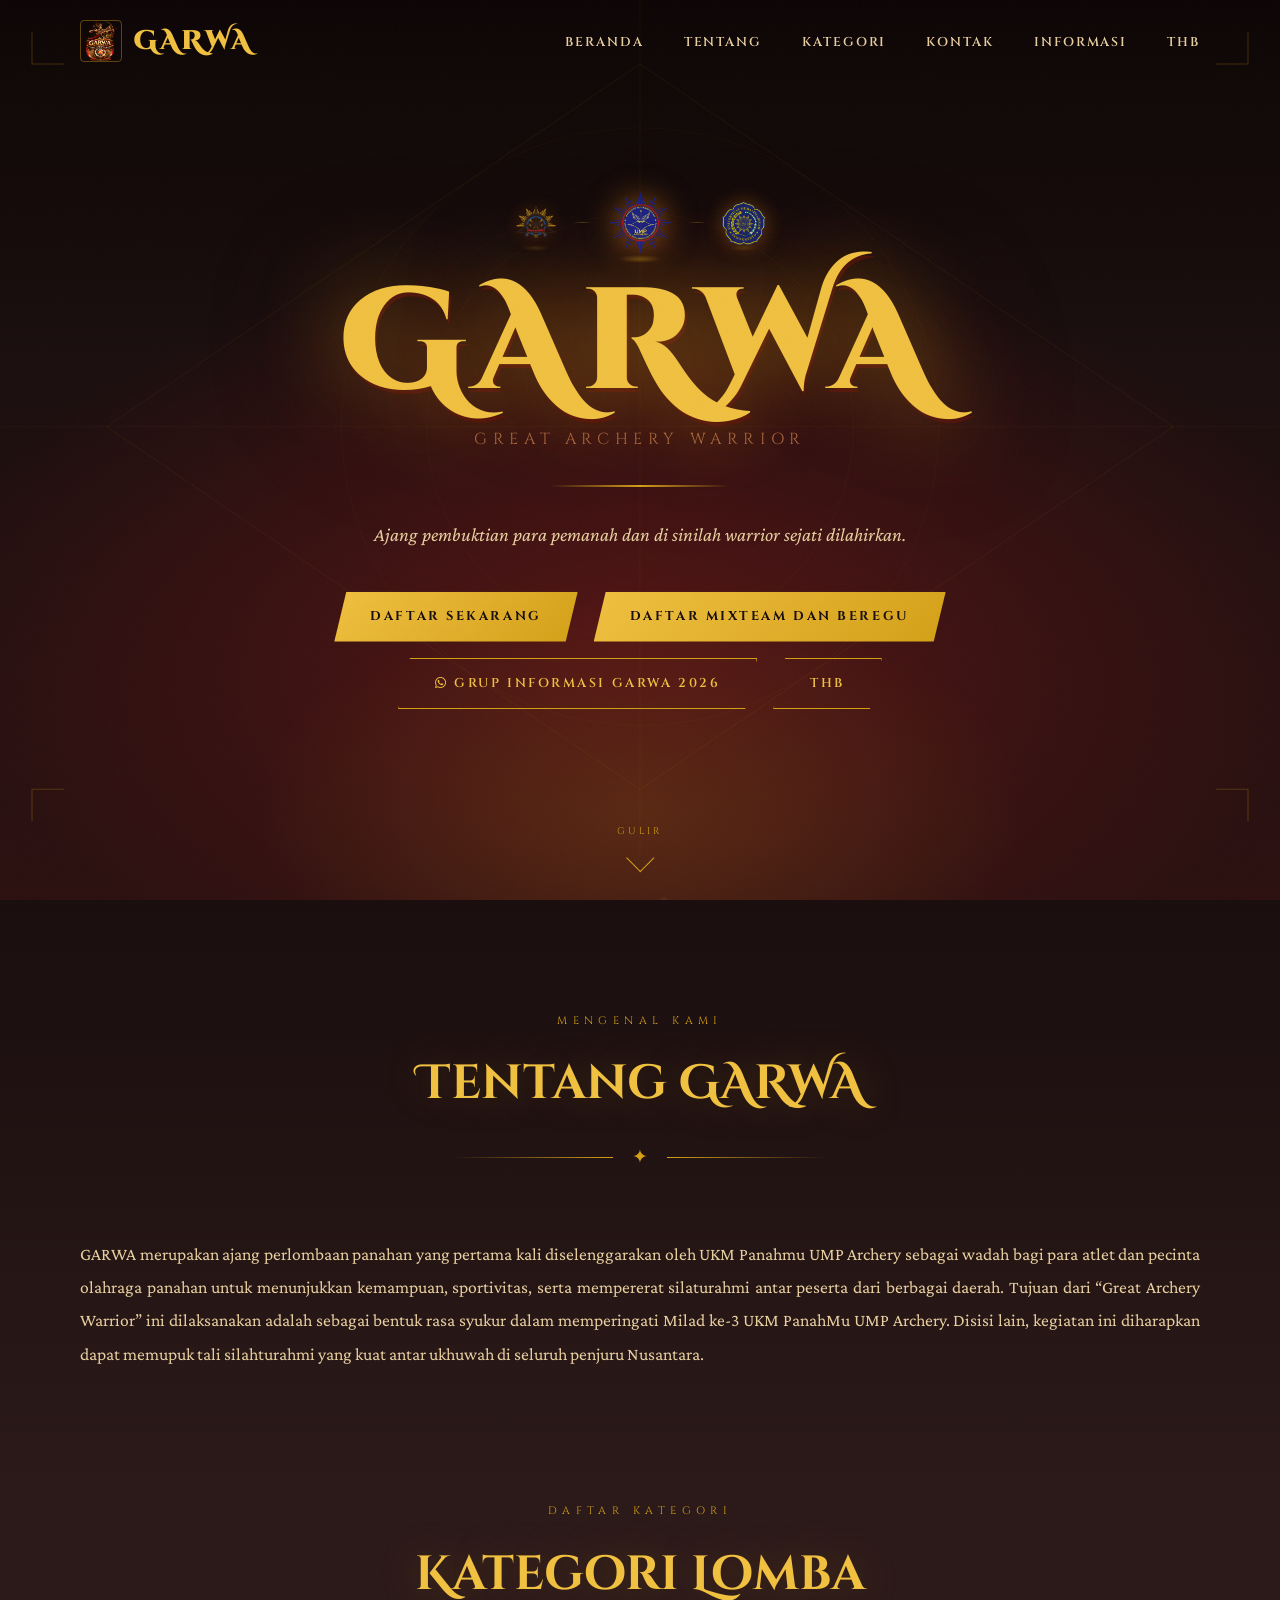
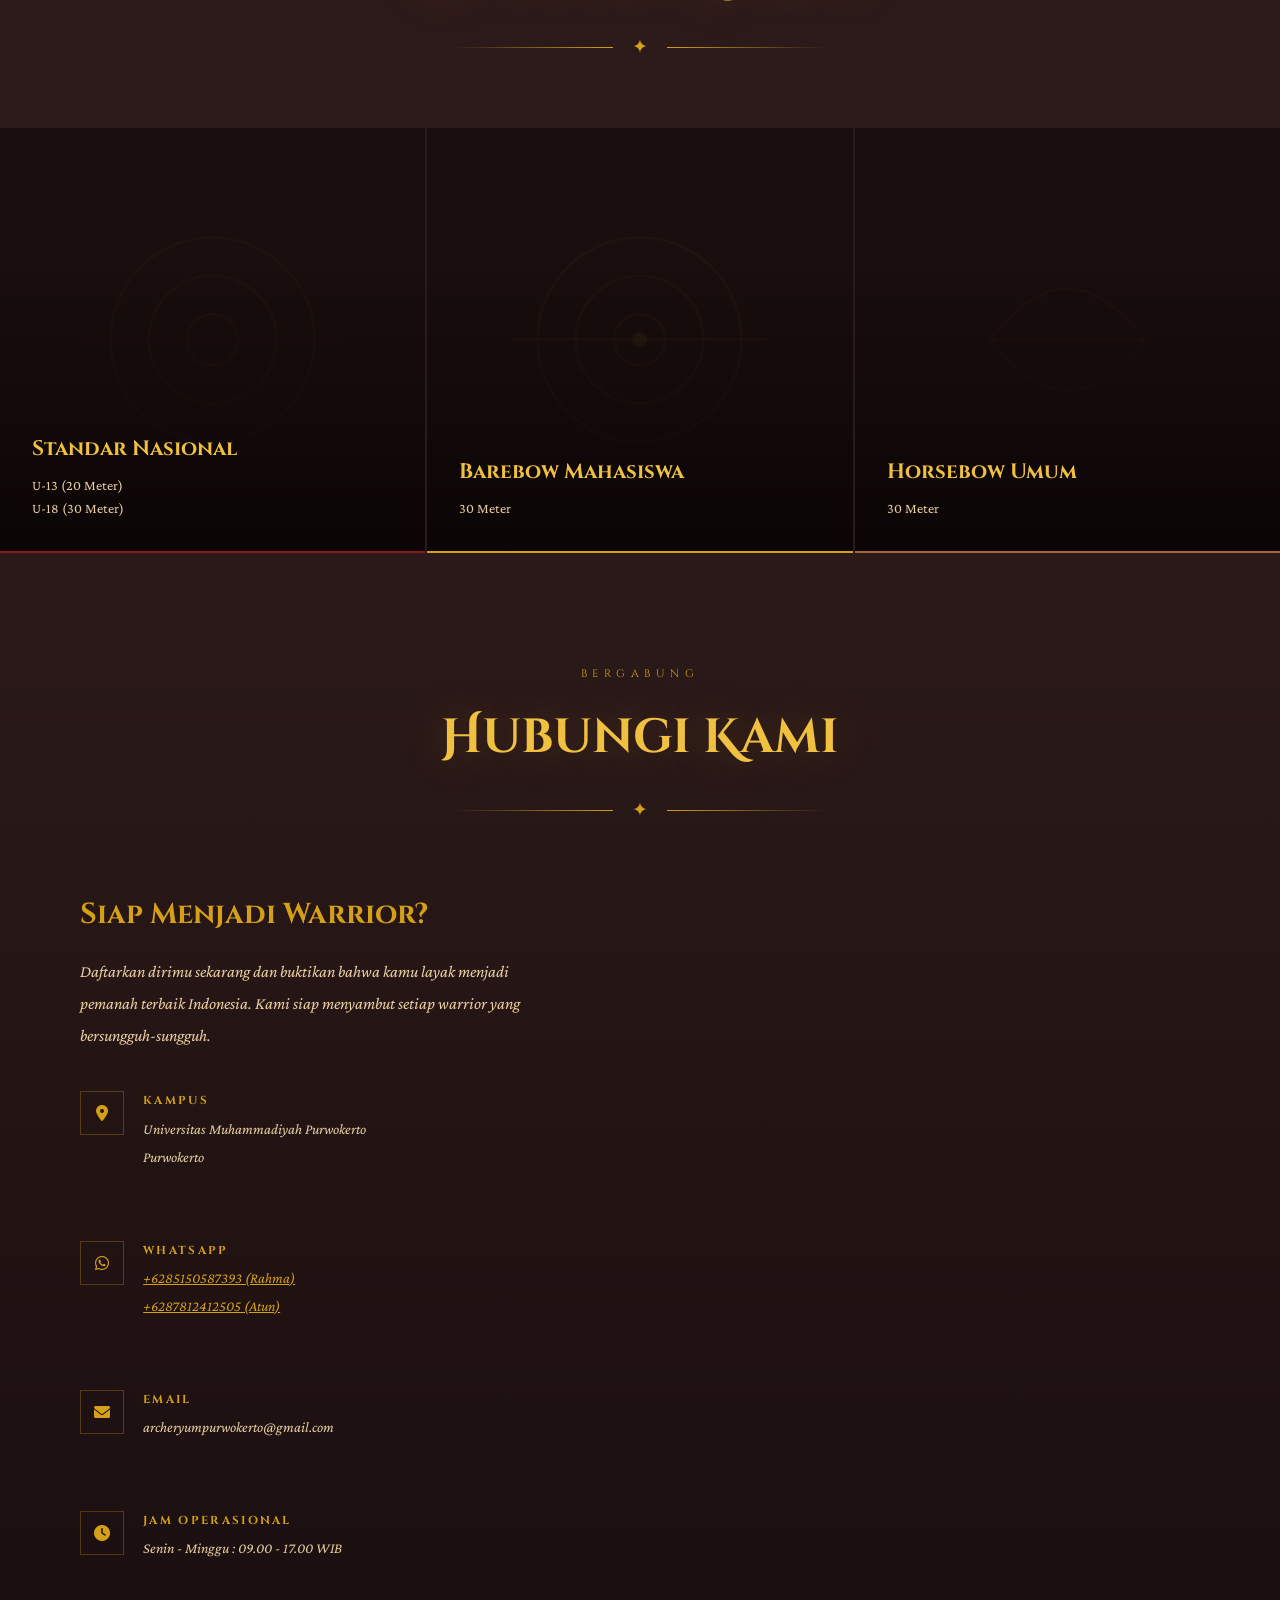
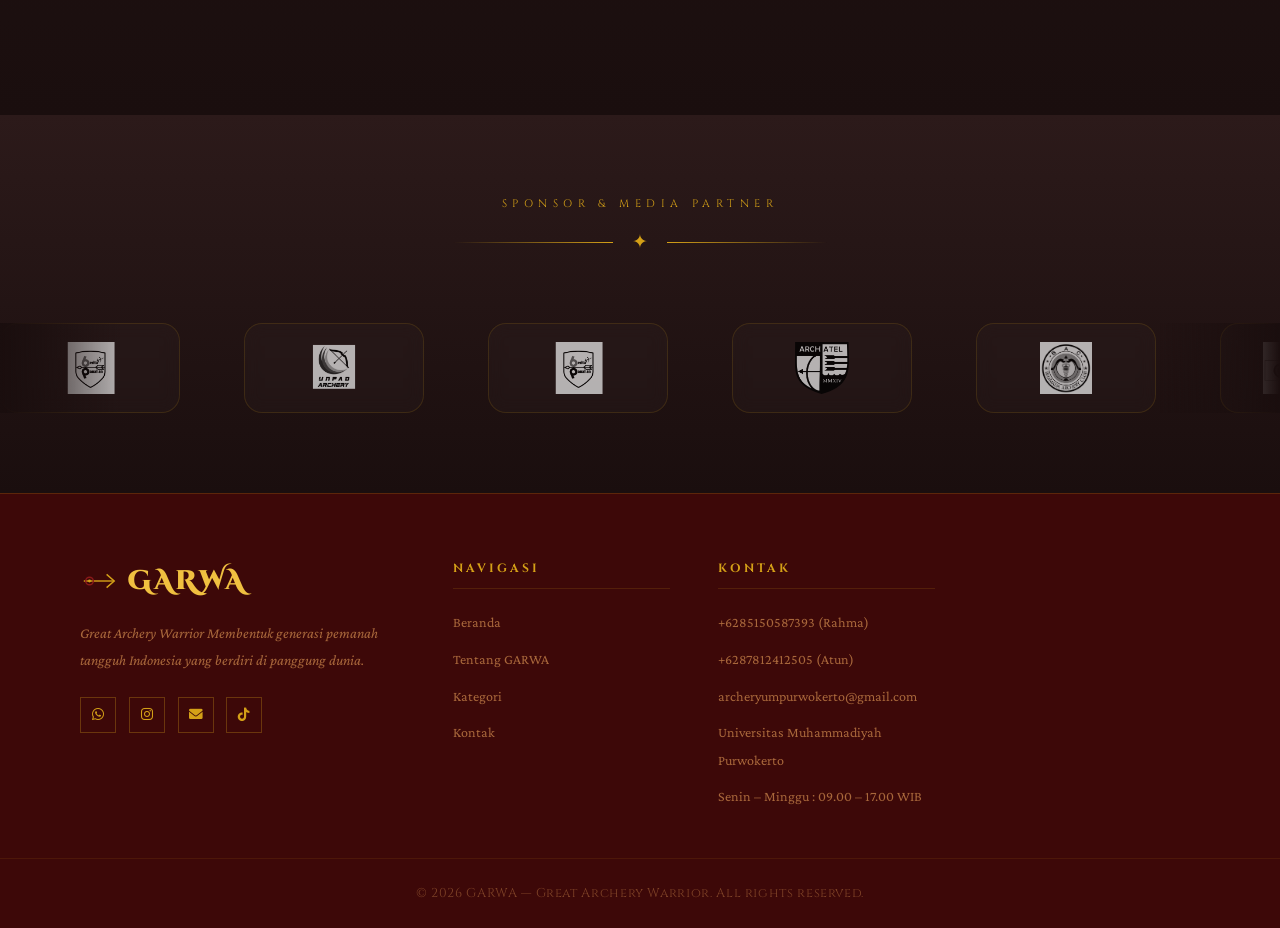
<file: index.html>
<!doctype html>
<html lang="id">
  <head>
    <meta charset="UTF-8" />
    <meta name="viewport" content="width=device-width, initial-scale=1.0" />
    <title>GARWA — Great Archery Warrior</title>
    <link rel="icon" type="image/png" href="images/favicon.png">
    <link href="https://fonts.googleapis.com/css2?family=Cinzel+Decorative:wght@700;900&family=Cinzel:wght@400;600;700&family=Crimson+Pro:ital,wght@0,300;0,400;0,600;1,300;1,400&display=swap" rel="stylesheet" />
    <link href="https://cdnjs.cloudflare.com/ajax/libs/font-awesome/6.0.0/css/all.min.css" rel="stylesheet" />
    <link rel="stylesheet" href="garwa.css" />
    <style>
      /* ── HERO LOGOS FLOATING (3 logos, compact) ── */
      .hero-logos {
        display: flex;
        align-items: center;
        justify-content: center;
        gap: 1rem;
        margin: 0 auto 1.6rem;
        opacity: 0;
        animation: fadeUp 1s ease 0.1s forwards;
      }

      .hero-logo-item {
        position: relative;
        display: flex;
        align-items: center;
        justify-content: center;
      }

      /* Center logo */
      .hero-logo-item.center {
        animation: floatCenter 5s ease-in-out infinite;
      }
      .hero-logo-item.center img,
      .hero-logo-item.center .logo-fallback {
        width: 64px;
        height: 64px;
        filter: drop-shadow(0 0 16px rgba(212,160,23,0.6)) drop-shadow(0 4px 12px rgba(139,26,26,0.45));
      }

      /* Side logos */
      .hero-logo-item.side-left {
        animation: floatLeft 5s ease-in-out 0.6s infinite;
        opacity: 0.75;
      }
      .hero-logo-item.side-right {
        animation: floatRight 5s ease-in-out 1.2s infinite;
        opacity: 0.75;
      }
      .hero-logo-item.side-left img,
      .hero-logo-item.side-right img,
      .hero-logo-item.side-left .logo-fallback,
      .hero-logo-item.side-right .logo-fallback {
        width: 44px;
        height: 44px;
        filter: drop-shadow(0 0 10px rgba(212,160,23,0.4)) drop-shadow(0 3px 8px rgba(139,26,26,0.3));
      }

      .hero-logo-item img {
        object-fit: contain;
        display: block;
        border: none;
        background: transparent;
      }

      .logo-fallback {
        display: flex;
        align-items: center;
        justify-content: center;
        font-family: "Cinzel", serif;
        font-size: 0.4rem;
        letter-spacing: 0.12em;
        color: rgba(212,160,23,0.5);
        background: rgba(212,160,23,0.06);
        border-radius: 50%;
      }

      /* Glow beneath center */
      .hero-logo-item.center::after {
        content: "";
        position: absolute;
        bottom: -8px;
        left: 50%;
        transform: translateX(-50%);
        width: 44px;
        height: 8px;
        background: radial-gradient(ellipse, rgba(212,160,23,0.35) 0%, transparent 70%);
        pointer-events: none;
      }

      /* Glow beneath sides */
      .hero-logo-item.side-left::after,
      .hero-logo-item.side-right::after {
        content: "";
        position: absolute;
        bottom: -6px;
        left: 50%;
        transform: translateX(-50%);
        width: 28px;
        height: 6px;
        background: radial-gradient(ellipse, rgba(212,160,23,0.22) 0%, transparent 70%);
        pointer-events: none;
      }

      /* Connector */
      .logo-connector {
        width: 18px;
        height: 1px;
        background: linear-gradient(90deg, transparent, rgba(212,160,23,0.3), transparent);
        flex-shrink: 0;
        align-self: center;
      }

      @keyframes floatCenter {
        0%, 100% { transform: translateY(0px); }
        50%       { transform: translateY(-10px); }
      }
      @keyframes floatLeft {
        0%, 100% { transform: translateY(0px) rotate(-3deg); }
        50%       { transform: translateY(-7px) rotate(-3deg); }
      }
      @keyframes floatRight {
        0%, 100% { transform: translateY(0px) rotate(3deg); }
        50%       { transform: translateY(-7px) rotate(3deg); }
      }

      /* ── GENERAL POLISH ── */
      .hero-content { max-width: 780px; }
      .about-visual .about-frame { border-color: rgba(212,160,23,0.2); }
      .cat-content p { line-height: 1.6; font-size: 0.88rem; }
      .contact-items { gap: 1.8rem; }
      .nav-inner { transition: padding 0.3s ease; }
      .navbar.scrolled .nav-inner { padding-top: 0.7rem; padding-bottom: 0.7rem; }
      .footer-brand .logo { gap: 10px; }
      .stat-item { transition: background 0.3s; }
      .stat-item:hover { background: rgba(212,160,23,0.1); }
      .hero-desc { max-width: 540px; }
    </style>
  </head>
  <body>

    <!-- ── NAVBAR ── -->
    <nav class="navbar" id="navbar">
      <div class="nav-inner">
        <a href="#home" class="logo">
          <div class="logo-img-wrap">
            <img src="images/garwa.png" alt="Logo GARWA" class="logo-img" id="logoImg"
              onerror="this.style.display='none';document.getElementById('logoPlaceholder').style.display='flex';" />
            <div class="logo-placeholder" id="logoPlaceholder" style="display:none"><span>LOGO</span></div>
          </div>
          GARWA
        </a>

        <ul class="nav-links" id="navLinks">
          <li><a href="#home"       onclick="closeNav()">Beranda</a></li>
          <li><a href="#about"      onclick="closeNav()">Tentang</a></li>
          <li><a href="#categories" onclick="closeNav()">Kategori</a></li>
          <li><a href="#contact"    onclick="closeNav()">Kontak</a></li>
          <li><a href="informasi.html" onclick="closeNav()">Informasi</a></li>
          <li><a href="thb.html"    onclick="closeNav()">THB</a></li>
        </ul>

        <div class="nav-overlay" id="navOverlay" onclick="closeNav()"></div>

        <div class="hamburger" id="hamburger" onclick="toggleNav()">
          <span></span><span></span><span></span>
        </div>
      </div>
    </nav>

    <!-- ── HERO ── -->
    <section id="home" class="hero">
      <div class="hero-bg"></div>
      <div class="embers" id="embers"></div>
      <svg class="hero-geo" viewBox="0 0 1200 800" preserveAspectRatio="xMidYMid slice" xmlns="http://www.w3.org/2000/svg">
        <line x1="0" y1="400" x2="1200" y2="400" stroke="rgba(212,160,23,0.05)" stroke-width="1"/>
        <line x1="600" y1="0" x2="600" y2="800" stroke="rgba(212,160,23,0.05)" stroke-width="1"/>
        <polygon points="600,60 1100,400 600,740 100,400" fill="none" stroke="rgba(212,160,23,0.06)" stroke-width="1"/>
        <polygon points="600,140 1020,400 600,660 180,400" fill="none" stroke="rgba(139,26,26,0.08)" stroke-width="1"/>
        <circle cx="600" cy="400" r="280" fill="none" stroke="rgba(212,160,23,0.04)" stroke-width="1"/>
        <circle cx="600" cy="400" r="200" fill="none" stroke="rgba(212,160,23,0.04)" stroke-width="1"/>
        <g stroke="rgba(212,160,23,0.25)" stroke-width="1" fill="none">
          <polyline points="30,30 30,60 60,60"/>
          <polyline points="1170,30 1170,60 1140,60"/>
          <polyline points="30,770 30,740 60,740"/>
          <polyline points="1170,770 1170,740 1140,740"/>
        </g>
      </svg>

      <div class="hero-content">

        <!-- 3 Floating Logos — no box, no border -->
        <div class="hero-logos">
          <!-- Left logo -->
          <div class="hero-logo-item side-left">
            <img src="images/panahmu.png" alt="GARWA"
              onerror="this.style.display='none';this.nextElementSibling.style.display='flex';" />
            <div class="logo-fallback" style="display:none;width:68px;height:68px;"><span>panahmu</span></div>
          </div>

          <div class="logo-connector"></div>

          <!-- Center logo — main -->
          <div class="hero-logo-item center">
            <img src="images/archery.png" alt="GARWA"
              onerror="this.style.display='none';this.nextElementSibling.style.display='flex';" />
            <div class="logo-fallback" style="display:none;width:110px;height:110px;"><span>archery</span></div>
          </div>

          <div class="logo-connector"></div>

          <!-- Right logo -->
          <div class="hero-logo-item side-right">
            <img src="images/ump.png" alt="GARWA"
              onerror="this.style.display='none';this.nextElementSibling.style.display='flex';" />
            <div class="logo-fallback" style="display:none;width:68px;height:68px;"><span>ump</span></div>
          </div>
        </div>

        <h1 class="hero-title">GARWA</h1>
        <p class="hero-tagline">Great Archery Warrior</p>
        <div class="hero-divider"></div>
        <p class="hero-desc">Ajang pembuktian para pemanah dan di sinilah warrior sejati dilahirkan.</p>
        <div class="hero-cta">
          <a href="https://bit.ly/PendaftaranPesertaGARWA2026" 
             class="btn-primary" target="_blank" rel="noopener noreferrer">DAFTAR SEKARANG</a>

          <a href="https://forms.gle/CzMABuizesPwWbWa6" 
             class="btn-primary" target="_blank" rel="noopener noreferrer">Daftar MIxteam dan Beregu</a>

          <a href="https://chat.whatsapp.com/DSuGLynG7dm1mLr4nXxuW8" 
             class="btn-secondary" target="_blank"> <i class="fab fa-whatsapp"></i> Grup Informasi garwa 2026</a>

          <a href="thb.html" class="btn-secondary">THB</a>
        </div>
      </div>

      <div class="scroll-indicator">
        <span>Gulir</span>
        <div class="scroll-arrow"></div>
      </div>
    </section>

<!-- ── ABOUT ── -->
<section id="about" class="about-section">
  <div class="section-inner">
    <span class="section-tag reveal">Mengenal Kami</span>
    <h2 class="section-title reveal">Tentang GARWA</h2>
    <div class="title-rule reveal">
      <span class="rule-ornament">✦</span>
    </div>

    <div class="about-text reveal">
      <p>
        GARWA merupakan ajang perlombaan panahan yang pertama kali
        diselenggarakan oleh UKM Panahmu UMP Archery sebagai wadah bagi
        para atlet dan pecinta olahraga panahan untuk menunjukkan
        kemampuan, sportivitas, serta mempererat silaturahmi antar peserta
        dari berbagai daerah.
        Tujuan dari “Great Archery Warrior” ini dilaksanakan adalah sebagai bentuk rasa
        syukur dalam memperingati Milad ke-3 UKM PanahMu UMP Archery. Disisi lain,
        kegiatan ini diharapkan dapat memupuk tali silahturahmi yang kuat antar ukhuwah di
        seluruh penjuru Nusantara.       
      </p>
    </div>
  </div>
</section>

    <!-- ── CATEGORIES ── -->
    <section id="categories" class="categories-section">
        <span class="section-tag reveal">Daftar Kategori</span>
        <h2 class="section-title reveal">Kategori Lomba</h2>
        <div class="title-rule reveal"><span class="rule-ornament">✦</span></div>
      </div>
      <div class="cat-grid">
        <div class="cat-card reveal" >
          <div class="cat-card-bg">
            <svg viewBox="0 0 100 100" fill="none">
              <circle cx="50" cy="50" r="40" stroke="rgba(212,160,23,0.4)" stroke-width="1"/>
              <circle cx="50" cy="50" r="25" stroke="rgba(212,160,23,0.4)" stroke-width="1"/>
              <circle cx="50" cy="50" r="10" stroke="rgba(212,160,23,0.4)" stroke-width="1"/>
              <line x1="0" y1="50" x2="100" y2="50" stroke="rgba(139,26,26,0.5)" stroke-width="1"/>
            </svg>
          </div>

          <div class="cat-overlay"></div>
          <div class="cat-content"><h3>Standar Nasional</h3><p>U-13 (20 Meter)</p><p>U-18 (30 Meter)</p></div>
        </div>
        <div class="cat-card reveal">
          <div class="cat-card-bg">
            <svg viewBox="0 0 100 100" fill="none">
              <circle cx="50" cy="50" r="40" stroke="rgba(240,192,64,0.4)" stroke-width="1"/>
              <circle cx="50" cy="50" r="25" stroke="rgba(240,192,64,0.4)" stroke-width="1"/>
              <circle cx="50" cy="50" r="10" stroke="rgba(240,192,64,0.4)" stroke-width="1"/>
              <line x1="0" y1="50" x2="100" y2="50" stroke="rgba(240,192,64,0.5)" stroke-width="1"/>
              <circle cx="50" cy="50" r="3" fill="rgba(240,192,64,0.8)"/>
            </svg>
          </div>

          <div class="cat-overlay"></div>
          <div class="cat-content"><h3>Barebow Mahasiswa</h3><p>30 Meter</p></div>
        </div>
        <div class="cat-card reveal">
          <div class="cat-card-bg">
            <svg viewBox="0 0 100 100" fill="none">
              <path d="M 20 50 Q 50 10 80 50 Q 50 90 20 50 Z" stroke="rgba(168,103,59,0.5)" stroke-width="1" fill="none"/>
              <line x1="20" y1="50" x2="80" y2="50" stroke="rgba(168,103,59,0.5)" stroke-width="1"/>
            </svg>
          </div>

          <div class="cat-overlay"></div>
          <div class="cat-content"><h3>Horsebow Umum</h3><p>30 Meter</p></div>
        </div>
    </section>

    <!-- ── CONTACT ── -->
    <section id="contact" class="contact-section">
      <div class="section-inner">
        <span class="section-tag reveal">Bergabung</span>
        <h2 class="section-title reveal">Hubungi Kami</h2>
        <div class="title-rule reveal"><span class="rule-ornament">✦</span></div>
        <div class="contact-grid">
          <div class="contact-lead reveal">
            <h3>Siap Menjadi Warrior?</h3>
            <p>Daftarkan dirimu sekarang dan buktikan bahwa kamu layak menjadi pemanah terbaik Indonesia. Kami siap menyambut setiap warrior yang bersungguh-sungguh.</p>
            <div class="contact-items">
              <div class="contact-item">
                <div class="contact-icon"><i class="fas fa-map-marker-alt"></i></div>
                <div><h4>Kampus</h4><p>Universitas Muhammadiyah Purwokerto<br/>Purwokerto</p></div>
              </div>
              <div class="contact-item">
                <div class="contact-icon"><i class="fab fa-whatsapp"></i></div>
                <div><h4>WhatsApp</h4><p><a href="https://wa.me/+6285150587393" style="color: var(--gold); text-decoration: underline;" target="_blank">+6285150587393 (Rahma)</a><br/><a href="https://wa.me/+6287812412505" style="color: var(--gold); text-decoration: underline;" target="_blank">+6287812412505 (Atun)</a></p></div>
              </div>
              <div class="contact-item">
                <div class="contact-icon"><i class="fas fa-envelope"></i></div>
                <div><h4>Email</h4><p><a href="mailto:archeryumpurwokerto@gmail.com">archeryumpurwokerto@gmail.com</a></p></div>
              </div>
              <div class="contact-item">
                <div class="contact-icon"><i class="fas fa-clock"></i></div>
                <div><h4>Jam Operasional</h4><p>Senin - Minggu : 09.00 - 17.00 WIB</p></div>
              </div>
            </div>
          </div>
        </div>
      </div>
    </section>

    <!-- ── SPONSORS ── -->
<section class="sponsor-section">
  <div class="sponsor-top">
    <span class="section-tag reveal">Sponsor & Media Partner</span>
    <div class="title-rule reveal">
      <span class="rule-ornament">✦</span>
    </div>
  </div>

  <div class="sponsor-marquee">
    <div class="sponsor-track">

      <!-- ITEM -->
      <div class="sponsor-item">
        <img src="images/beritapanahan.png" alt="Sponsor">
      </div>

      <div class="sponsor-item">
        <img src="images/unpad.png" alt="Sponsor">
      </div>

      <div class="sponsor-item">
        <img src="images/beritapanahan.png" alt="Sponsor">
      </div>

      <div class="sponsor-item">
        <img src="images/archatel.png" alt="Sponsor">
      </div>

      <div class="sponsor-item">
        <img src="images/bac.jpg" alt="Sponsor">
      </div>

      <!-- DUPLIKAT UNTUK LOOP -->
      <div class="sponsor-item">
        <img src="images/legium.jpg" alt="Sponsor">
      </div>

      <div class="sponsor-item">
        <img src="images/mac.jpg" alt="Sponsor">
      </div>

      <div class="sponsor-item">
        <img src="images/UGM.png" alt="Sponsor">
      </div>

      <div class="sponsor-item">
        <img src="images/sponsor.jpg" alt="Sponsor">
      </div>

    </div>
  </div>
</section>

    <!-- ── FOOTER ── -->
    <footer class="footer">
      <div class="footer-main">
        <div class="footer-brand">
          <a href="#home" class="logo" style="margin-bottom:1rem;display:inline-flex">
            <svg class="logo-icon" viewBox="0 0 40 40" fill="none">
              <line x1="4" y1="20" x2="36" y2="20" stroke="#D4A017" stroke-width="1.5"/>
              <polyline points="28,13 36,20 28,27" fill="none" stroke="#D4A017" stroke-width="1.5"/>
              <circle cx="10" cy="20" r="4" stroke="#8B1A1A" stroke-width="1.5" fill="none"/>
              <circle cx="10" cy="20" r="1.5" fill="#D4A017"/>
            </svg>
            GARWA
          </a>
          <p>Great Archery Warrior Membentuk generasi pemanah tangguh Indonesia yang berdiri di panggung dunia.</p>
          <div class="social-links">
            <a href="https://wa.me/+6285150587393" class="social-link" target="_blank"><i class="fab fa-whatsapp"></i></a>
            <a href="https://www.instagram.com/garwa_ump?igsh=MTllemI4eTBpeGRxcg==" class="social-link" target="_blank"><i class="fab fa-instagram"></i></a>
            <a href="mailto:archeryumpurwokerto@gmail.com" class="social-link"><i class="fas fa-envelope"></i></a>
            <a href="https://www.tiktok.com/@archery.ump?_r=1&_t=ZS-96Oq8tBC5lk" class="social-link" target="_blank"><i class="fab fa-tiktok"></i></a>
          </div>
        </div>
        <div class="footer-col">
          <h4>Navigasi</h4>
          <ul>
            <li><a href="#home">Beranda</a></li>
            <li><a href="#about">Tentang GARWA</a></li>
            <li><a href="#categories">Kategori</a></li>
            <li><a href="#contact">Kontak</a></li>
          </ul>
        </div>
        <div class="footer-col">
          <h4>Kontak</h4>
          <ul>
            <li><a href="https://wa.me/+6285150587393" target="_blank">+6285150587393 (Rahma)</a></li>
            <li><a href="https://wa.me/+6287812412505" target="_blank">+6287812412505 (Atun)</a></li>
            <li><a href="mailto:archeryumpurwokerto@gmail.com">archeryumpurwokerto@gmail.com</a></li>
            <li><a href="#">Universitas Muhammadiyah Purwokerto</a></li>
            <li><a href="#">Senin – Minggu : 09.00 – 17.00 WIB</a></li>
          </ul>
        </div>
      </div>
      <div class="footer-bottom">&copy; 2026 GARWA — Great Archery Warrior. All rights reserved.</div>
    </footer>

    <script src="garwa.js"></script>
  </body>  
</html>
</file>
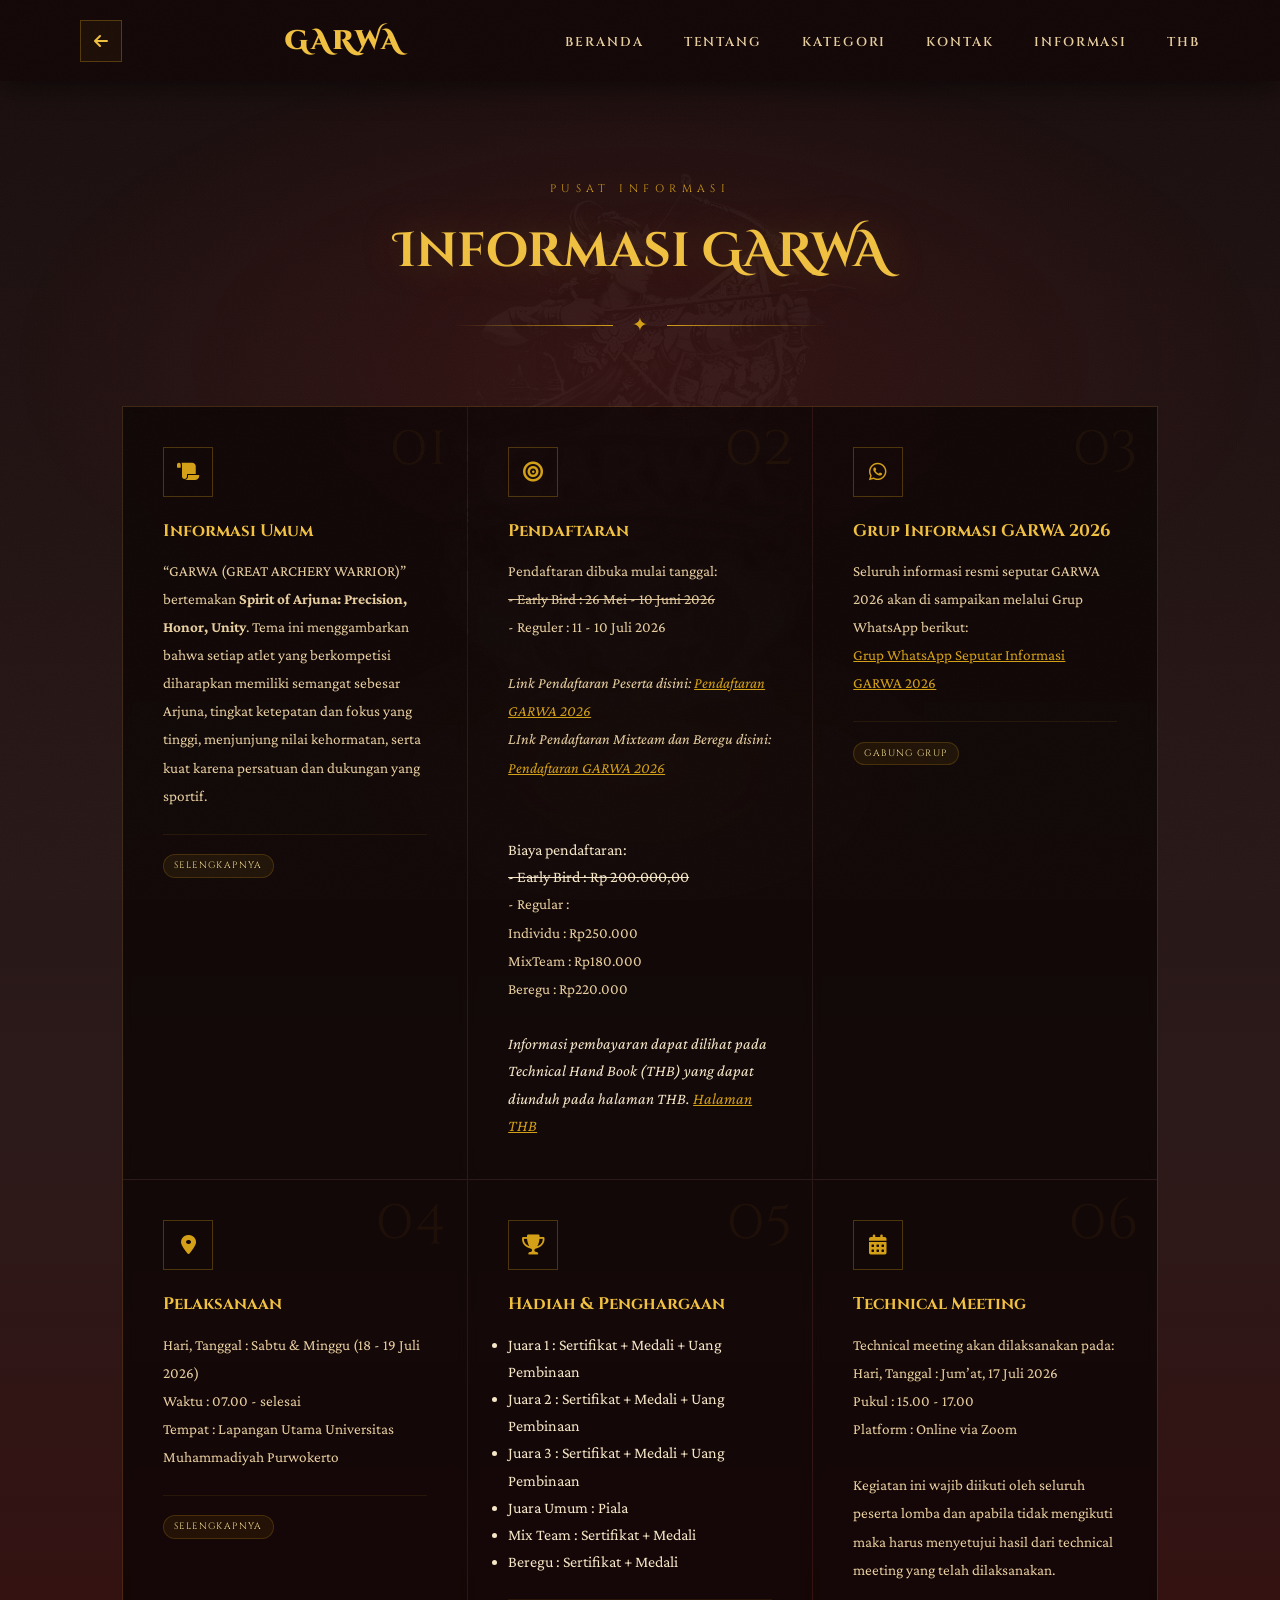
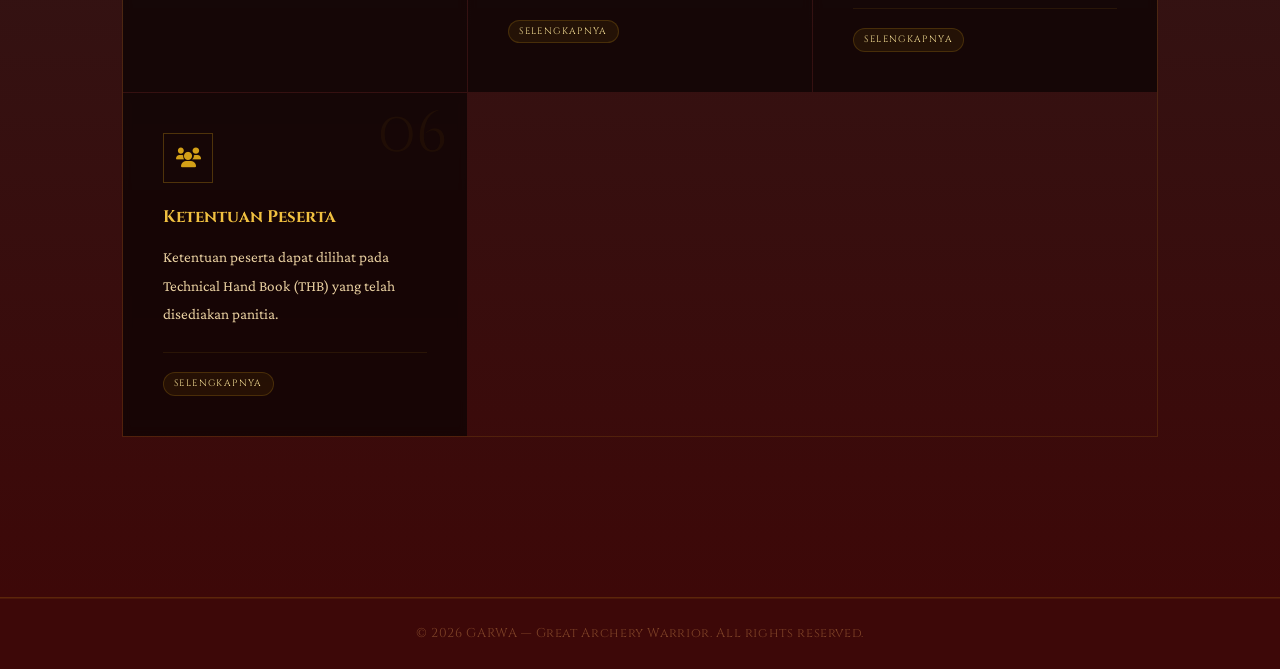
<file: informasi.html>
<!doctype html>
<html lang="id">
  <head>
    <meta charset="UTF-8" />
    <meta name="viewport" content="width=device-width, initial-scale=1.0" />
    <title>Informasi GARWA</title>
    <link rel="icon" type="image/png" href="images/favicon.png" />
    <link href="https://fonts.googleapis.com/css2?family=Cinzel+Decorative:wght@700;900&family=Cinzel:wght@400;600;700&family=Crimson+Pro:wght@300;400;600&display=swap" rel="stylesheet"/>
    <link href="https://cdnjs.cloudflare.com/ajax/libs/font-awesome/6.0.0/css/all.min.css" rel="stylesheet"/>
    <link rel="stylesheet" href="garwa.css" />

    <style>
      /* ── INFORMASI PAGE ── */
      .info-page {
        min-height: 100vh;
        padding-top: 100px;
        position: relative;
        overflow: hidden;
        background: linear-gradient(180deg, var(--ink) 0%, var(--ink-mid) 50%, var(--crimson-deep) 100%);
      }

      /* Background logo transparan */
      .info-bg-logo {
        position: fixed;
        inset: 0;
        display: flex;
        align-items: center;
        justify-content: center;
        pointer-events: none;
        z-index: 0;
      }
      .info-bg-logo img {
        width: min(75vw, 650px);
        height: min(75vw, 650px);
        object-fit: contain;
        opacity: 0.04;
        filter: grayscale(100%) brightness(3);
        user-select: none;
      }
      .info-bg-logo svg {
        width: min(75vw, 650px);
        height: min(75vw, 650px);
        opacity: 0.04;
      }
      .info-bg-glow {
        position: fixed;
        inset: 0;
        background:
          radial-gradient(ellipse 70% 50% at 50% 40%, rgba(139,26,26,0.2) 0%, transparent 70%),
          radial-gradient(ellipse 40% 30% at 50% 85%, rgba(212,160,23,0.08) 0%, transparent 60%);
        pointer-events: none;
        z-index: 0;
      }

      /* Inner wrapper */
      .info-inner {
        position: relative;
        z-index: 1;
        max-width: 1100px;
        margin: 0 auto;
        padding: 5rem 2rem 7rem;
      }

      /* Header */
      .info-header {
        text-align: center;
        margin-bottom: 4rem;
      }
      .info-header .section-tag {
        opacity: 0;
        transform: translateY(30px);
        animation: fadeUp 0.8s ease 0.1s forwards;
      }
      .info-header .section-title {
        opacity: 0;
        transform: translateY(30px);
        animation: fadeUp 0.8s ease 0.25s forwards;
      }
      .info-header .title-rule {
        opacity: 0;
        transform: translateY(30px);
        animation: fadeUp 0.8s ease 0.4s forwards;
        margin-bottom: 0;
      }

      /* Cards grid */
      .info-grid {
        display: grid;
        grid-template-columns: repeat(3, 1fr);
        gap: 1.5px;
        border: 1px solid rgba(212,160,23,0.15);
        margin-bottom: 3rem;
      }

      .info-card {
        background: rgba(10,4,4,0.72);
        padding: 2.5rem;
        position: relative;
        overflow: hidden;
        transition: all 0.4s ease;
        cursor: default;
        opacity: 0;
        transform: translateY(40px);
        animation: fadeUp 0.9s ease forwards;
        backdrop-filter: blur(4px);
      }
      .info-card:nth-child(1) { animation-delay: 0.55s; }
      .info-card:nth-child(2) { animation-delay: 0.7s;  }
      .info-card:nth-child(3) { animation-delay: 0.85s; }
      .info-card:nth-child(4) { animation-delay: 1.0s;  }
      .info-card:nth-child(5) { animation-delay: 1.15s; }
      .info-card:nth-child(6) { animation-delay: 1.3s;  }

      /* Top accent on hover */
      .info-card::before {
        content: '';
        position: absolute;
        top: 0; left: 0; right: 0;
        height: 3px;
        background: linear-gradient(90deg, var(--crimson), var(--gold), var(--crimson));
        transform: scaleX(0);
        transform-origin: left;
        transition: transform 0.4s ease;
      }
      .info-card:hover::before { transform: scaleX(1); }
      .info-card:hover {
        background: rgba(20,8,8,0.92);
        transform: translateY(-6px);
        box-shadow: 0 16px 40px rgba(212,160,23,0.15);
      }

      /* Decorative number */
      .info-card-num {
        font-family: 'Cinzel Decorative', serif;
        font-size: 3.5rem;
        color: rgba(212,160,23,0.06);
        position: absolute;
        top: 0.8rem; right: 1.2rem;
        line-height: 1;
        transition: color 0.4s;
        user-select: none;
      }
      .info-card:hover .info-card-num { color: rgba(212,160,23,0.12); }

      /* Icon */
      .info-icon {
        width: 50px; height: 50px;
        border: 1px solid rgba(212,160,23,0.3);
        display: flex; align-items: center; justify-content: center;
        color: var(--gold);
        font-size: 1.25rem;
        margin-bottom: 1.5rem;
        animation: floatIcon 3s ease-in-out infinite;
        flex-shrink: 0;
      }

      .info-card h3 {
        font-family: 'Cinzel', serif;
        font-size: 1.05rem;
        font-weight: 700;
        color: var(--gold-light);
        margin-bottom: 0.9rem;
        line-height: 1.3;
      }

      .info-card p {
        font-size: 0.95rem;
        color: var(--parchment-dark);
        line-height: 1.85;
      }

      /* Divider line between description and optional badge/link */
      .info-card-footer {
        margin-top: 1.5rem;
        padding-top: 1.2rem;
        border-top: 1px solid rgba(212,160,23,0.1);
        display: flex;
        align-items: center;
        gap: 0.5rem;
        flex-wrap: wrap;
      }
    .info-badge {
        display: inline-block;
        font-family: 'Cinzel', serif;
        font-size: 0.58rem;
        letter-spacing: 0.15em;
        text-transform: uppercase;
        color: var(--gold-pale);
        background: rgba(212,160,23,0.08);
        border: 1px solid rgba(212,160,23,0.2);
        padding: 3px 10px;
        text-decoration: none;
        border-radius: 999px;
        transition: all 0.3s ease;
    }

    .info-badge:hover {
        background: rgba(212,160,23,0.18);
        border-color: rgba(212,160,23,0.4);
    }

      

      /* Wide card (spans full row) */
      .info-card.wide {
        grid-column: 1 / -1;
        display: grid;
        grid-template-columns: 60px 1fr;
        gap: 0 1.5rem;
        align-items: start;
      }
      .info-card.wide .info-icon { margin-bottom: 0; }

      /* Responsive */
      @media (max-width: 900px) {
        .info-grid { grid-template-columns: 1fr 1fr; }
        .info-card.wide { grid-template-columns: 1fr; }
        .info-card.wide .info-icon { margin-bottom: 1.2rem; }
      }
      @media (max-width: 600px) {
        .info-grid { grid-template-columns: 1fr; }
        .info-card.wide { grid-column: auto; }
      }
    </style>
  </head>
  <body>

    <!-- ── NAVBAR ── -->
    <nav class="navbar scrolled">
      <div class="nav-inner">
        <a href="index.html" class="nav-back" title="Kembali">
          <i class="fas fa-arrow-left"></i>
        </a>
        <a href="index.html" class="logo">GARWA</a>
        <ul class="nav-links" id="navLinks">
          <li><a href="index.html#home"       onclick="closeNav()">Beranda</a></li>
          <li><a href="index.html#about"      onclick="closeNav()">Tentang</a></li>
          <li><a href="index.html#categories" onclick="closeNav()">Kategori</a></li>
          <li><a href="index.html#contact"    onclick="closeNav()">Kontak</a></li>
          <li><a href="informasi.html"        onclick="closeNav()">Informasi</a></li>
          <li><a href="thb.html"              onclick="closeNav()">THB</a></li>
        </ul>
        <div class="nav-overlay" id="navOverlay" onclick="closeNav()"></div>
        <div class="hamburger" id="hamburger" onclick="toggleNav()">
          <span></span><span></span><span></span>
        </div>
      </div>
    </nav>

    <!-- ── INFORMASI PAGE ── -->
    <main class="info-page">

      <!-- Background logo transparan -->
      <div class="info-bg-logo">
        <img src="images/garwa.png" alt=""
          onerror="this.style.display='none';this.nextElementSibling.style.display='block';" />
        <svg viewBox="0 0 200 200" fill="none" style="display:none">
          <circle cx="100" cy="100" r="90" stroke="rgba(212,160,23,1)" stroke-width="3"/>
          <circle cx="100" cy="100" r="65" stroke="rgba(212,160,23,1)" stroke-width="3"/>
          <circle cx="100" cy="100" r="40" stroke="rgba(212,160,23,1)" stroke-width="3"/>
          <circle cx="100" cy="100" r="15" fill="rgba(139,26,26,1)"/>
          <line x1="10" y1="100" x2="190" y2="100" stroke="rgba(212,160,23,0.6)" stroke-width="2"/>
          <line x1="100" y1="10"  x2="100" y2="190" stroke="rgba(212,160,23,0.6)" stroke-width="2"/>
        </svg>
      </div>
      <div class="info-bg-glow"></div>

      <div class="info-inner">

        <!-- Header -->
        <div class="info-header">
          <span class="section-tag">Pusat Informasi</span>
          <h2 class="section-title">Informasi GARWA</h2>
          <div class="title-rule"><span class="rule-ornament">✦</span></div>
        </div>

        <!-- Cards -->
        <div class="info-grid">

              <div class="info-card">
        <span class="info-card-num">01</span>

        <div class="info-icon">
            <i class="fas fa-scroll"></i>
        </div>

        <h3>Informasi Umum</h3>

        <p>
            “GARWA (GREAT ARCHERY WARRIOR)” bertemakan
            <strong>Spirit of Arjuna: Precision, Honor, Unity</strong>.
            Tema ini menggambarkan bahwa setiap atlet yang berkompetisi
            diharapkan memiliki semangat sebesar Arjuna, tingkat ketepatan
            dan fokus yang tinggi, menjunjung nilai kehormatan, serta kuat
            karena persatuan dan dukungan yang sportif.
        </p>

        <div class="info-card-footer">
            <a href="https://drive.google.com/file/d/1VPC1MSQB7Q7N7JjoouZsmjAb2-Pk2p-S/view?usp=sharing"
              target="_blank"
              rel="noopener noreferrer"
              class="info-badge">
                Selengkapnya
            </a>
        </div>
    </div>

 <!-- CARD 02 -->
<div class="info-card">
    <span class="info-card-num">02</span>
    <div class="info-icon">
        <i class="fas fa-bullseye"></i>
    </div>

    <h3>Pendaftaran</h3>

    <p>
        Pendaftaran dibuka mulai tanggal:
        <br> <del>- Early Bird : 26 Mei - 10 Juni 2026</del>
        <br> - Reguler : 11 - 10 Juli 2026

        <br><br>

        <i>
            Link Pendaftaran Peserta disini:
            <a href="https://bit.ly/PendaftaranPesertaGARWA2026"
               target="_blank"
               rel="noopener noreferrer"
               style="color: var(--gold); text-decoration: underline;">
                Pendaftaran GARWA 2026
            </a>
        </i>
        <P>
        <i>
            LInk Pendaftaran Mixteam dan Beregu disini:
            <a href="https://bit.ly/PendaftaranPesertaGARWA2026"
               target="_blank"
               rel="noopener noreferrer"
               style="color: var(--gold); text-decoration: underline;">
                Pendaftaran GARWA 2026
            </a>
        </i>
        </P>

        <br><br>

        Biaya pendaftaran:
        <br> <del>- Early Bird : Rp 200.000,00</del>
        <br> <p> - Regular :</p>
              <ol>
                  <p>Individu : Rp250.000</p>
                  <p>MixTeam : Rp180.000</p>
                  <p>Beregu : Rp220.000</p>
              </ol> 

        <br>

        <i>
            Informasi pembayaran dapat dilihat pada Technical Hand Book (THB)
            yang dapat diunduh pada halaman THB.
            <a href="thb.html"
               style="color: var(--gold); text-decoration: underline;">
                Halaman THB
            </a>
        </i>
    </p>
</div>

<!-- CARD 03 -->
<div class="info-card">
    <span class="info-card-num">03</span>

    <div class="info-icon">
        <i class="fab fa-whatsapp"></i>
    </div>

    <h3>Grup Informasi GARWA 2026</h3>
    <p>
        Seluruh informasi resmi seputar GARWA 2026 akan di sampaikan melalui Grup WhatsApp berikut: 
        <br> <a href="https://chat.whatsapp.com/DSuGLynG7dm1mLr4nXxuW8" 
               target="_blank"
               rel="noopener noreferrer"
               style="color: var(--gold); text-decoration: underline;">Grup WhatsApp Seputar Informasi GARWA 2026</a>
    </p>

    <div class="info-card-footer">
        <a href="https://chat.whatsapp.com/DSuGLynG7dm1mLr4nXxuW8"
           target="_blank"
           rel="noopener noreferrer"
           class="info-badge">
            Gabung Grup
        </a>
    </div>
</div>

<!-- CARD 04 -->
<div class="info-card">
    <span class="info-card-num">04</span>
    <div class="info-icon">
        <i class="fas fa-map-marker-alt"></i>
    </div>

    <h3>Pelaksanaan</h3>

    <p>
        Hari, Tanggal : Sabtu & Minggu (18 - 19 Juli 2026)
        <br> Waktu : 07.00 - selesai
        <br> Tempat : Lapangan Utama Universitas Muhammadiyah Purwokerto
    </p>

        <div class="info-card-footer">
            <a href="https://drive.google.com/file/d/1VPC1MSQB7Q7N7JjoouZsmjAb2-Pk2p-S/view?usp=sharing"
              target="_blank"
              rel="noopener noreferrer"
              class="info-badge">
                Selengkapnya
            </a>
        </div>
</div>

<!-- CARD 05 -->
<div class="info-card">
    <span class="info-card-num">05</span>
    <div class="info-icon">
        <i class="fas fa-trophy"></i>
    </div>

    <h3>Hadiah & Penghargaan</h3>
    <p>
      <ul>
          <li>Juara 1 : Sertifikat + Medali + Uang Pembinaan</li>
          <li>Juara 2 : Sertifikat + Medali + Uang Pembinaan</li>
          <li>Juara 3 : Sertifikat + Medali + Uang Pembinaan</li>
          <li>Juara Umum  : Piala</li>
          <li>Mix Team : Sertifikat + Medali</li>
          <li>Beregu : Sertifikat + Medali</li>
      </ul>
    </p>

        <div class="info-card-footer">
            <a href="https://drive.google.com/file/d/1VPC1MSQB7Q7N7JjoouZsmjAb2-Pk2p-S/view?usp=sharing"
              target="_blank"
              rel="noopener noreferrer"
              class="info-badge">
                Selengkapnya 
            </a>
        </div>
</div>

<!-- CARD 06 -->
<div class="info-card">
    <span class="info-card-num">06</span>
    <div class="info-icon">
        <i class="fas fa-calendar-alt"></i>
    </div>

    <h3>Technical Meeting</h3>

    <p>
        Technical meeting akan dilaksanakan pada:
        <br> Hari, Tanggal : Jum’at, 17 Juli 2026
        <br> Pukul : 15.00 - 17.00
        <br> Platform : Online via Zoom

        <br><br>

        Kegiatan ini wajib diikuti oleh seluruh peserta lomba dan apabila tidak mengikuti maka harus menyetujui hasil dari technical meeting yang telah dilaksanakan.
    </p>

        <div class="info-card-footer">
            <a href="https://drive.google.com/file/d/1VPC1MSQB7Q7N7JjoouZsmjAb2-Pk2p-S/view?usp=sharing"
              target="_blank"
              rel="noopener noreferrer"
              class="info-badge">
                Selengkapnya
            </a>
        </div>
</div>

<!-- CARD 06 -->
<div class="info-card">
    <span class="info-card-num">06</span>
    <div class="info-icon">
        <i class="fas fa-users"></i>
    </div>

    <h3>Ketentuan Peserta</h3>

    <p>
        Ketentuan peserta dapat dilihat pada Technical Hand Book (THB) yang telah disediakan panitia.
    </p>

    <div class="info-card-footer">
        <a href="thb.html" class="info-badge">
            Selengkapnya
        </a>
    </div>
</div>
        </div>
      </div>
    </main>

<!-- ── FOOTER ── -->
    <footer class="footer">
      <div class="footer-bottom">&copy; 2026 GARWA — Great Archery Warrior. All rights reserved.</div>
    </footer>

    <script>
      function toggleNav() {
        const nav     = document.getElementById('navLinks');
        const overlay = document.getElementById('navOverlay');
        if (nav.classList.contains('open')) {
          closeNav();
        } else {
          nav.classList.add('open');
          overlay.classList.add('open');
          document.body.style.overflow = 'hidden';
        }
      }
      function closeNav() {
        document.getElementById('navLinks').classList.remove('open');
        document.getElementById('navOverlay').classList.remove('open');
        document.body.style.overflow = '';
      }
    </script>
  </body>
</html>
</file>
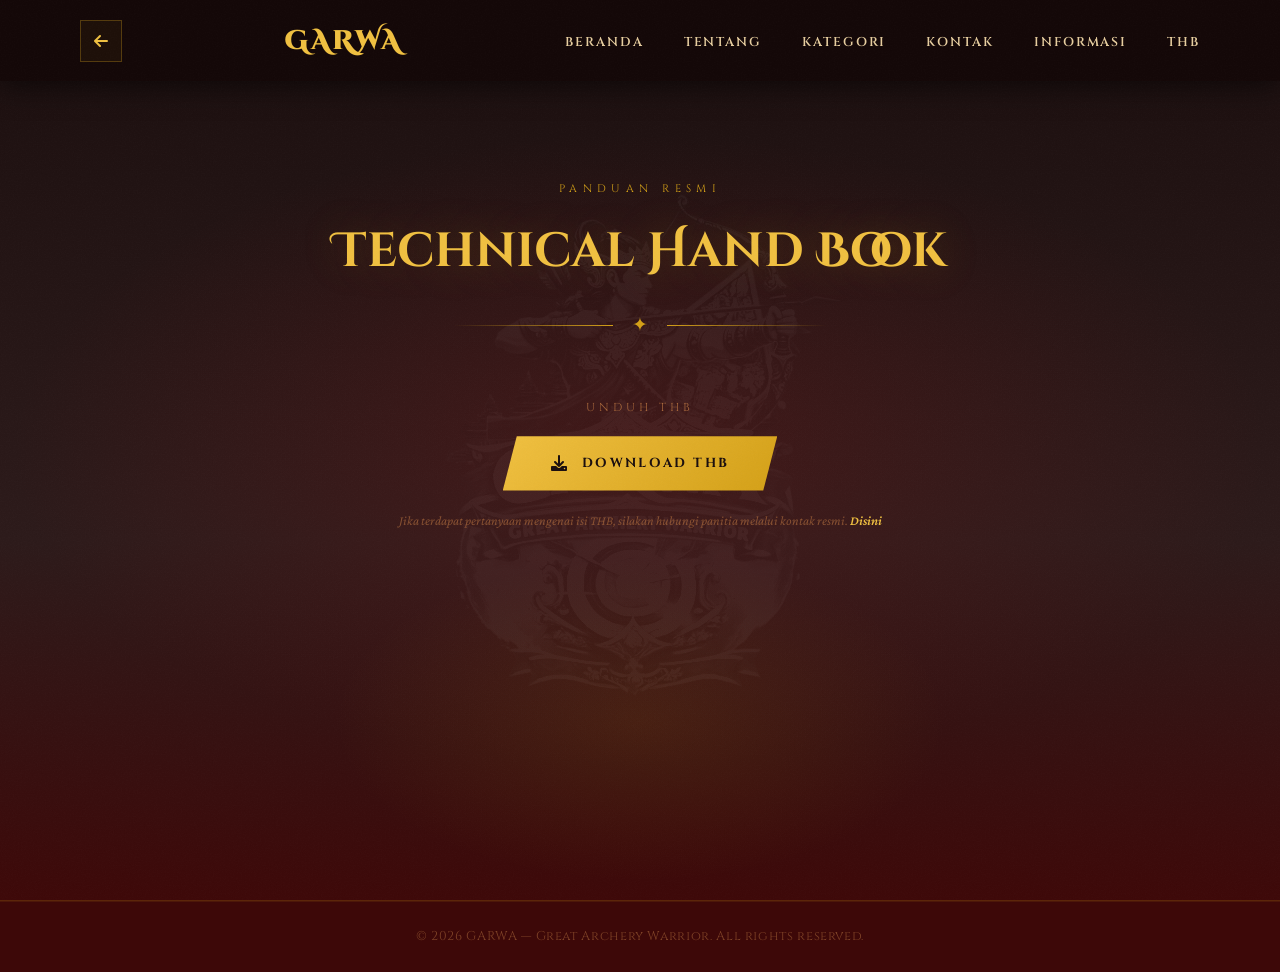
<file: thb.html>
<!doctype html>
<html lang="id">
  <head>
    <meta charset="UTF-8" />
    <meta name="viewport" content="width=device-width, initial-scale=1.0" />
    <title>THB GARWA</title>
    <link rel="icon" type="image/png" href="images/favicon.png" />
    <link href="https://fonts.googleapis.com/css2?family=Cinzel+Decorative:wght@700;900&family=Cinzel:wght@400;600;700&family=Crimson+Pro:wght@300;400;600&display=swap" rel="stylesheet" />
    <link href="https://cdnjs.cloudflare.com/ajax/libs/font-awesome/6.0.0/css/all.min.css" rel="stylesheet" />
    <link rel="stylesheet" href="garwa.css" />
  </head>
  <body>

    <!-- ── NAVBAR ── -->
    <nav class="navbar scrolled">
      <div class="nav-inner">
        <a href="index.html" class="nav-back" title="Kembali">
          <i class="fas fa-arrow-left"></i>
        </a>
        <a href="index.html" class="logo">
          GARWA
        </a>
        <ul class="nav-links" id="navLinks">
          <li><a href="index.html#home"       onclick="closeNav()">Beranda</a></li>
          <li><a href="index.html#about"      onclick="closeNav()">Tentang</a></li>
          <li><a href="index.html#categories" onclick="closeNav()">Kategori</a></li>
          <li><a href="index.html#contact"    onclick="closeNav()">Kontak</a></li>
          <li><a href="informasi.html"        onclick="closeNav()">Informasi</a></li>
          <li><a href="thb.html"              onclick="closeNav()">THB</a></li>
        </ul>
        <div class="nav-overlay" id="navOverlay" onclick="closeNav()"></div>
        <div class="hamburger" id="hamburger" onclick="toggleNav()">
          <span></span><span></span><span></span>
        </div>
      </div>
    </nav>

    <!-- ── THB PAGE ── -->
    <main class="thb-page">

      <!-- Background: logo besar transparan -->
      <div class="thb-bg-logo">
        <img src="images/garwa.png" alt=""
          onerror="this.style.display='none';this.nextElementSibling.style.display='block';" />
        <!-- Fallback: bullseye SVG jika gambar tidak ada -->
        <svg viewBox="0 0 200 200" fill="none" style="display:none">
          <circle cx="100" cy="100" r="90" stroke="rgba(212,160,23,1)" stroke-width="3"/>
          <circle cx="100" cy="100" r="65" stroke="rgba(212,160,23,1)" stroke-width="3"/>
          <circle cx="100" cy="100" r="40" stroke="rgba(212,160,23,1)" stroke-width="3"/>
          <circle cx="100" cy="100" r="15" fill="rgba(139,26,26,1)"/>
          <line x1="10" y1="100" x2="190" y2="100" stroke="rgba(212,160,23,0.6)" stroke-width="2"/>
          <line x1="100" y1="10" x2="100" y2="190" stroke="rgba(212,160,23,0.6)" stroke-width="2"/>
        </svg>
      </div>

      <!-- Radial glow -->
      <div class="thb-bg-glow"></div>

      <div class="thb-inner">

        <!-- Header -->
        <div class="thb-header">
          <span class="section-tag">Panduan Resmi</span>
          <h2 class="section-title">Technical Hand Book</h2>
          <div class="title-rule"><span class="rule-ornament">✦</span></div>
        </div>
            <div class="thb-download-wrap">
              <span class="thb-download-label">Unduh THB</span>
              <a href="https://drive.google.com/file/d/1GiRGlMFutdq4JxxjvP552IjAv_0NJZn4/view?usp=sharing" target="_blank" rel="noopener noreferrer" class="thb-btn">
                <i class="fas fa-download"></i>
                Download THB
              </a>
              <p class="thb-note">
                Jika terdapat pertanyaan mengenai isi THB, silakan hubungi panitia melalui kontak resmi.
                <a href="index.html#contact" target="_blank" rel="noopener noreferrer"> Disini </a>
              </p>
            </div>
          </div>
    </main>
    
    <!-- ── FOOTER ── -->
    <footer class="footer">
      <div class="footer-bottom">&copy; 2026 GARWA — Great Archery Warrior. All rights reserved.</div>
    </footer>
    
    <script src="garwa.js"></script>
  </body>
</html>
</file>
<file: garwa.css>
:root {
  --crimson: #8b1a1a;
  --crimson-dark: #5a0e0e;
  --crimson-deep: #3d0808;
  --gold: #d4a017;
  --gold-light: #f0c040;
  --gold-pale: #f7e096;
  --brown: #6b3a1f;
  --brown-light: #8c5230;
  --brown-mid: #a8673b;
  --parchment: #f5e6c8;
  --parchment-dark: #e8cfa0;
  --ink: #1a0e0e;
  --ink-mid: #2c1a1a;
  --ink-soft: #3d2b2b;
}

/* ── RESET & BASE ── */
*,
*::before,
*::after {
  margin: 0;
  padding: 0;
  box-sizing: border-box;
}
html {
  scroll-behavior: smooth;
}
body {
  font-family: "Crimson Pro", Georgia, serif;
  background: var(--ink);
  color: var(--parchment);
  overflow-x: hidden;
  line-height: 1.7;
}
body::before {
  content: "";
  position: fixed;
  inset: 0;
  background-image: url("data:image/svg+xml,%3Csvg xmlns='http://www.w3.org/2000/svg' width='300' height='300'%3E%3Cfilter id='n'%3E%3CfeTurbulence type='fractalNoise' baseFrequency='0.75' numOctaves='4' stitchTiles='stitch'/%3E%3CfeColorMatrix type='saturate' values='0'/%3E%3C/filter%3E%3Crect width='300' height='300' filter='url(%23n)' opacity='0.04'/%3E%3C/svg%3E");
  pointer-events: none;
  z-index: 9999;
  opacity: 0.6;
}

/* ── KEYFRAMES ── */
@keyframes fadeUp {
  from { opacity: 0; transform: translateY(30px); }
  to   { opacity: 1; transform: translateY(0); }
}
@keyframes fadeIn {
  from { opacity: 0; }
  to   { opacity: 1; }
}
@keyframes rise {
  0%   { transform: translateY(100vh) translateX(0) scale(1); opacity: 0; }
  10%  { opacity: 0.8; }
  80%  { opacity: 0.4; }
  100% { transform: translateY(-10vh) translateX(60px) scale(0.3); opacity: 0; }
}
@keyframes bounce {
  0%, 100% { transform: rotate(45deg) translateY(0); }
  50%       { transform: rotate(45deg) translateY(8px); }
}
@keyframes floatIcon {
  0%, 100% { transform: translateY(0); }
  50%       { transform: translateY(-8px); }
}
@keyframes thbFade {
  to { opacity: 1; transform: translateY(0); }
}
@keyframes thbBox {
  to { opacity: 1; transform: scale(1) translateY(0); }
}

/* ── NAVBAR ── */
.navbar {
  position: fixed;
  width: 100%;
  top: 0;
  z-index: 1000;
  transition: all 0.4s ease;
}
.navbar.scrolled {
  background: rgba(20, 8, 8, 0.97);
  box-shadow: 0 4px 30px rgba(0, 0, 0, 0.6);
  backdrop-filter: blur(12px);
}
.nav-inner {
  max-width: 1200px;
  margin: 0 auto;
  padding: 1.1rem 2.5rem;
  display: flex;
  justify-content: space-between;
  align-items: center;
}
.logo {
  font-family: "Cinzel Decorative", serif;
  font-size: 1.7rem;
  font-weight: 900;
  color: var(--gold-light);
  text-decoration: none;
  letter-spacing: 0.08em;
  display: flex;
  align-items: center;
  gap: 12px;
}
.logo-icon {
  width: 38px;
  height: 38px;
}
.logo-img-wrap {
  width: 42px;
  height: 42px;
  border: 1px solid rgba(212, 160, 23, 0.4);
  border-radius: 4px;
  overflow: hidden;
  flex-shrink: 0;
}
.logo-img {
  width: 100%;
  height: 100%;
  object-fit: cover;
  display: block;
}
.logo-placeholder {
  width: 100%;
  height: 100%;
  background: rgba(212, 160, 23, 0.08);
  display: flex;
  align-items: center;
  justify-content: center;
  font-family: "Cinzel", serif;
  font-size: 0.48rem;
  letter-spacing: 0.15em;
  color: rgba(212, 160, 23, 0.5);
  border: 1px dashed rgba(212, 160, 23, 0.3);
}
.nav-links {
  list-style: none;
  display: flex;
  gap: 2.5rem;
}
.nav-links a {
  font-family: "Cinzel", serif;
  font-size: 0.8rem;
  font-weight: 600;
  letter-spacing: 0.15em;
  text-transform: uppercase;
  color: var(--parchment-dark);
  text-decoration: none;
  position: relative;
  transition: color 0.3s;
}
.nav-links a::after {
  content: "";
  position: absolute;
  bottom: -4px;
  left: 0;
  right: 0;
  height: 1px;
  background: var(--gold-light);
  transform: scaleX(0);
  transform-origin: left;
  transition: transform 0.3s ease;
}
.nav-links a:hover { color: var(--gold-light); }
.nav-links a:hover::after { transform: scaleX(1); }

.hamburger {
  display: none;
  flex-direction: column;
  gap: 5px;
  cursor: pointer;
  padding: 4px;
  z-index: 10001;
  position: relative;
}
.hamburger span {
  display: block;
  width: 26px;
  height: 2px;
  background: var(--gold-light);
  transition: 0.3s;
}

.nav-overlay {
  display: none;
  position: fixed;
  inset: 0;
  background: rgba(0, 0, 0, 0.5);
  z-index: 9998;
}
.nav-overlay.open { display: block; }

/* ── NAVBAR BACK BUTTON ── */
.nav-back {
  width: 42px;
  height: 42px;
  display: flex;
  align-items: center;
  justify-content: center;
  border: 1px solid rgba(212, 160, 23, 0.3);
  color: var(--gold-light);
  text-decoration: none;
  transition: all 0.3s ease;
  background: rgba(212, 160, 23, 0.05);
  flex-shrink: 0;
}
.nav-back:hover {
  background: rgba(212, 160, 23, 0.15);
  border-color: var(--gold);
  transform: translateX(-4px);
  color: var(--gold);
}

/* ── HERO ── */
.hero {
  min-height: 100vh;
  position: relative;
  display: flex;
  align-items: center;
  justify-content: center;
  text-align: center;
  overflow: hidden;
}
.hero-bg {
  position: absolute;
  inset: 0;
  background:
    radial-gradient(ellipse 80% 60% at 50% 70%, rgba(139,26,26,0.45) 0%, transparent 70%),
    radial-gradient(ellipse 50% 40% at 50% 90%, rgba(212,160,23,0.2) 0%, transparent 60%),
    linear-gradient(180deg, #0d0505 0%, #1a0e0e 40%, #2c1010 100%);
  z-index: 0;
}
.embers {
  position: absolute;
  inset: 0;
  z-index: 1;
  pointer-events: none;
}
.ember {
  position: absolute;
  border-radius: 50%;
  animation: rise linear infinite;
}
.hero-geo {
  position: absolute;
  inset: 0;
  z-index: 1;
  pointer-events: none;
}
.hero-content {
  position: relative;
  z-index: 2;
  padding: 2rem;
}
.hero-title {
  font-family: "Cinzel Decorative", serif;
  font-size: clamp(4rem, 12vw, 9rem);
  font-weight: 900;
  line-height: 0.9;
  letter-spacing: 0.04em;
  color: var(--gold-light);
  text-shadow:
    0 0 80px rgba(212,160,23,0.5),
    0 0 140px rgba(139,26,26,0.4),
    2px 4px 0 rgba(90,14,14,0.6);
  opacity: 0;
  animation: fadeUp 1.2s ease 0.5s forwards;
}
.hero-tagline {
  font-family: "Cinzel", serif;
  font-size: clamp(0.7rem, 2vw, 1rem);
  letter-spacing: 0.35em;
  text-transform: uppercase;
  color: var(--brown-mid);
  margin-top: 1rem;
  opacity: 0;
  animation: fadeUp 1s ease 0.8s forwards;
}
.hero-divider {
  width: 180px;
  height: 2px;
  margin: 2rem auto;
  background: linear-gradient(90deg, transparent, var(--gold), transparent);
  opacity: 0;
  animation: fadeIn 1s ease 1s forwards;
}
.hero-desc {
  font-size: 1.2rem;
  font-style: italic;
  color: var(--parchment-dark);
  max-width: 600px;
  margin: 0 auto 2.5rem;
  opacity: 0;
  animation: fadeUp 1s ease 1.1s forwards;
}
.hero-cta {
  display: inline-flex;
  gap: 1rem;
  flex-wrap: wrap;
  justify-content: center;
  opacity: 0;
  animation: fadeUp 1s ease 1.3s forwards;
}

/* ── BUTTONS ── */
.btn-primary {
  font-family: "Cinzel", serif;
  font-size: 0.8rem;
  font-weight: 700;
  letter-spacing: 0.2em;
  text-transform: uppercase;
  text-decoration: none;
  color: var(--ink);
  background: linear-gradient(135deg, var(--gold-light), var(--gold));
  padding: 14px 36px;
  clip-path: polygon(12px 0%, 100% 0%, calc(100% - 12px) 100%, 0% 100%);
  transition: all 0.3s ease;
  box-shadow: 0 8px 30px rgba(212,160,23,0.35);
}
.btn-primary:hover {
  transform: translateY(-3px);
  box-shadow: 0 14px 40px rgba(212,160,23,0.5);
  background: linear-gradient(135deg, #ffd740, var(--gold-light));
}
.btn-secondary {
  font-family: "Cinzel", serif;
  font-size: 0.8rem;
  font-weight: 600;
  letter-spacing: 0.2em;
  text-transform: uppercase;
  text-decoration: none;
  color: var(--gold-light);
  border: 1px solid var(--gold);
  padding: 14px 36px;
  clip-path: polygon(12px 0%, 100% 0%, calc(100% - 12px) 100%, 0% 100%);
  transition: all 0.3s ease;
}
.btn-secondary:hover {
  background: rgba(212, 160, 23, 0.12);
  transform: translateY(-3px);
}

/* Scroll indicator */
.scroll-indicator {
  position: absolute;
  bottom: 2rem;
  left: 50%;
  transform: translateX(-50%);
  z-index: 2;
  display: flex;
  flex-direction: column;
  align-items: center;
  gap: 8px;
  opacity: 0;
  animation: fadeIn 1s ease 2s forwards;
}
.scroll-indicator span {
  font-family: "Cinzel", serif;
  font-size: 0.6rem;
  letter-spacing: 0.3em;
  color: var(--gold);
  text-transform: uppercase;
}
.scroll-arrow {
  width: 20px;
  height: 20px;
  border-right: 1px solid var(--gold);
  border-bottom: 1px solid var(--gold);
  transform: rotate(45deg);
  animation: bounce 2s infinite;
}

/* ── SECTION COMMON ── */
section {
  position: relative;
}
.section-inner {
  max-width: 1200px;
  margin: 0 auto;
  padding: 7rem 2.5rem;
}
.section-tag {
  font-family: "Cinzel", serif;
  font-size: 0.68rem;
  letter-spacing: 0.5em;
  text-transform: uppercase;
  color: var(--gold);
  display: block;
  text-align: center;
  margin-bottom: 0.8rem;
  opacity: 0;
  transform: translateY(40px);
  animation: fadeUp 1s ease forwards;
}
.section-title {
  font-family: "Cinzel Decorative", serif;
  font-size: clamp(1.6rem, 4vw, 3rem);
  font-weight: 700;
  text-align: center;
  color: var(--gold-light);
  margin-bottom: 1rem;
  text-shadow: 0 0 40px rgba(212,160,23,0.25);
  opacity: 0;
  transform: translateY(40px);
  animation: fadeUp 1s ease 0.2s forwards;
}
.title-rule {
  display: flex;
  align-items: center;
  justify-content: center;
  gap: 1.2rem;
  margin-bottom: 4rem;
  opacity: 0;
  transform: translateY(40px);
  animation: fadeUp 1s ease 0.4s forwards;
}
.title-rule::before,
.title-rule::after {
  content: "";
  flex: 1;
  max-width: 160px;
  height: 1px;
}
.title-rule::before { background: linear-gradient(90deg, transparent, var(--gold)); }
.title-rule::after  { background: linear-gradient(90deg, var(--gold), transparent); }
.rule-ornament {
  color: var(--gold);
  font-size: 1.2rem;
}

/* ── REVEAL ── */
.reveal {
  opacity: 0;
  transform: translateY(40px);
  transition: opacity 0.7s ease, transform 0.7s ease;
}
.reveal.visible {
  opacity: 1;
  transform: translateY(0);
}

/* ── ABOUT ── */
.about-section {
  background: linear-gradient(180deg, var(--ink) 0%, var(--ink-mid) 100%);
}
.about-grid {
  display: grid;
  grid-template-columns: 1fr 1fr;
  gap: 6rem;
  align-items: center;
}

.stat-bar {
  display: flex;
  margin-top: 2rem;
}
.stat-item {
  flex: 1;
  padding: 1.2rem;
  background: rgba(212,160,23,0.05);
  border: 1px solid rgba(212,160,23,0.12);
  text-align: center;
  transition: background 0.3s;
}
.stat-item:not(:last-child) { border-right: none; }
.stat-item:hover { background: rgba(212,160,23,0.1); }
.stat-num {
  font-family: "Cinzel Decorative", serif;
  font-size: 2rem;
  color: var(--gold-light);
  display: block;
}
.stat-label {
  font-size: 0.75rem;
  font-family: "Cinzel", serif;
  letter-spacing: 0.15em;
  color: var(--brown-mid);
  text-transform: uppercase;
}
.about-text h3 {
  font-family: "Cinzel", serif;
  font-size: 1.8rem;
  color: var(--gold);
  margin-bottom: 1.2rem;
  font-weight: 700;
}
.about-text p {
    text-align: justify;
    line-height: 1.9;
  font-size: 1.1rem;
  color: var(--parchment-dark);
  margin-bottom: 1.2rem;
  line-height: 1.9;
}

/* ── CATEGORIES ── */
.categories-section {
  background: var(--ink-mid);
}
.cat-grid {
  display: grid;
  grid-template-columns: repeat(3, 1fr);
  gap: 2px;
}
.cat-card {
  position: relative;
  overflow: hidden;
  aspect-ratio: 1;
  display: flex;
  align-items: flex-end;
  padding: 2rem;
  background: var(--ink);
  transition: all 0.4s;
}
.cat-card:nth-child(1) { border-bottom: 2px solid var(--crimson); }
.cat-card:nth-child(2) { border-bottom: 2px solid var(--gold); }
.cat-card:nth-child(3) { border-bottom: 2px solid var(--brown-mid); }
.cat-card:nth-child(4) {border-bottom: 2px solid var(--gold);}
.cat-card-bg {
  position: absolute;
  inset: 0;
  display: flex;
  align-items: center;
  justify-content: center;
  opacity: 0.08;
  transition: opacity 0.4s, transform 0.6s;
}
.cat-card-bg svg { width: 60%; }
.cat-card:hover .cat-card-bg {
  opacity: 0.15;
  transform: scale(1.1);
}
.cat-overlay {
  position: absolute;
  inset: 0;
  background: linear-gradient(180deg, transparent 30%, rgba(10,4,4,0.9) 100%);
}
.cat-content {
  position: relative;
  z-index: 2;
}
.cat-content h3 {
  font-family: "Cinzel", serif;
  font-size: 1.3rem;
  font-weight: 700;
  color: var(--gold-light);
  margin-bottom: 0.4rem;
}
.cat-content p {
  font-size: 0.88rem;
  color: var(--parchment-dark);
  line-height: 1.6;
}

/* ── CONTACT ── */
.contact-section {
  background: linear-gradient(180deg, var(--ink-mid) 0%, var(--ink) 100%);
}
.contact-grid {
  display: grid;
  grid-template-columns: 1fr 1.2fr;
  gap: 5rem;
  align-items: start;
}
.contact-lead h3 {
  font-family: "Cinzel", serif;
  font-size: 1.8rem;
  color: var(--gold);
  margin-bottom: 1rem;
  font-weight: 700;
}
.contact-lead p {
  font-size: 1.05rem;
  font-style: italic;
  color: var(--parchment-dark);
  margin-bottom: 2.5rem;
  line-height: 1.9;
}
.contact-items {
  display: flex;
  flex-direction: column;
  gap: 1.8rem;
}
.contact-item {
  display: flex;
  gap: 1.2rem;
  align-items: flex-start;
}
.contact-icon {
  width: 44px;
  height: 44px;
  border: 1px solid rgba(212,160,23,0.3);
  display: flex;
  align-items: center;
  justify-content: center;
  color: var(--gold);
  flex-shrink: 0;
}
.contact-item h4 {
  font-family: "Cinzel", serif;
  font-size: 0.72rem;
  letter-spacing: 0.2em;
  text-transform: uppercase;
  color: var(--gold);
  margin-bottom: 0.3rem;
}
.contact-item p {
  font-size: 0.92rem;
  color: var(--parchment-dark);
}
.contact-item a {
  text-decoration: none;
  color: inherit;
}

/* ── FOOTER ── */
.footer {
  background: var(--crimson-deep);
  border-top: 1px solid rgba(212,160,23,0.2);
}
.footer-main {
  max-width: 1200px;
  margin: 0 auto;
  padding: 4rem 2.5rem 3rem;
  display: grid;
  grid-template-columns: 1.5fr 1fr 1fr 1fr;
  gap: 3rem;
}
.footer-brand p {
  font-size: 0.92rem;
  font-style: italic;
  color: var(--brown-mid);
  line-height: 1.8;
  margin-bottom: 1.5rem;
}
.social-links {
  display: flex;
  gap: 0.8rem;
}
.social-link {
  width: 36px;
  height: 36px;
  border: 1px solid rgba(212,160,23,0.3);
  display: flex;
  align-items: center;
  justify-content: center;
  color: var(--gold);
  font-size: 0.85rem;
  text-decoration: none;
  transition: all 0.3s;
}
.social-link:hover {
  background: rgba(212,160,23,0.15);
  border-color: var(--gold);
}
.footer-col h4 {
  font-family: "Cinzel", serif;
  font-size: 0.75rem;
  letter-spacing: 0.25em;
  text-transform: uppercase;
  color: var(--gold);
  margin-bottom: 1.2rem;
  padding-bottom: 0.6rem;
  border-bottom: 1px solid rgba(212,160,23,0.15);
}
.footer-col ul {
  list-style: none;
  display: flex;
  flex-direction: column;
  gap: 0.6rem;
}
.footer-col ul li a {
  font-size: 0.88rem;
  color: var(--brown-mid);
  text-decoration: none;
  transition: color 0.3s;
}
.footer-col ul li a:hover { color: var(--gold-light); }
.footer-bottom {
border-top: 1px solid rgba(212,160,23,0.1);
  text-align: center;
  padding: 1.5rem 1rem;

  font-size: 0.8rem;
  font-family: "Cinzel", serif;
  letter-spacing: 0.05em;

  color: rgba(168,103,59,0.6);

  white-space: nowrap;
  overflow: hidden;
  text-overflow: ellipsis;
}

/* ── SPONSOR SECTION ── */

.sponsor-section{
  position: relative;
  padding: 5rem 0;
  background:
    linear-gradient(
      180deg,
      var(--ink-mid) 0%,
      var(--ink) 100%
    );
  overflow: hidden;
}

.sponsor-top{
  text-align: center;
  margin-bottom: 3rem;
}

.sponsor-marquee{
  width: 100%;
  overflow: hidden;
  position: relative;
}

.sponsor-track{
  display: flex;
  align-items: center;
  gap: 4rem;
  width: max-content;
  animation: sponsorScroll 28s linear infinite;
}

.sponsor-item{
  width: 180px;
  height: 90px;

  display: flex;
  align-items: center;
  justify-content: center;

  background: rgba(255,255,255,0.02);
  border: 1px solid rgba(212,160,23,0.15);

  border-radius: 18px;

  backdrop-filter: blur(8px);

  transition:
    transform 0.35s ease,
    border-color 0.35s ease,
    background 0.35s ease;
}

.sponsor-item:hover{
  transform: translateY(-6px);
  border-color: rgba(212,160,23,0.4);
  background: rgba(212,160,23,0.05);
}

.sponsor-item img{
  max-width: 70%;
  max-height: 60%;
  object-fit: contain;

  filter:
    grayscale(100%)
    brightness(0.9);

  opacity: 0.75;

  transition:
    filter 0.35s ease,
    opacity 0.35s ease,
    transform 0.35s ease;
}

.sponsor-item:hover img{
  filter: grayscale(0%);
  opacity: 1;
  transform: scale(1.05);
}

@keyframes sponsorScroll{
  from{
    transform: translateX(0);
  }

  to{
    transform: translateX(-50%);
  }
}

/* fade kiri kanan */

.sponsor-marquee::before,
.sponsor-marquee::after{
  content: "";
  position: absolute;
  top: 0;
  width: 120px;
  height: 100%;
  z-index: 3;
  pointer-events: none;
}

.sponsor-marquee::before{
  left: 0;
  background: linear-gradient(
    90deg,
    var(--ink) 0%,
    transparent 100%
  );
}

.sponsor-marquee::after{
  right: 0;
  background: linear-gradient(
    270deg,
    var(--ink) 0%,
    transparent 100%
  );
}

/* RESPONSIVE */

@media (max-width: 768px){

  .sponsor-track{
    gap: 2rem;
    animation-duration: 20s;
  }

  .sponsor-item{
    width: 140px;
    height: 75px;
  }

}
/* ── THB PAGE ── */
.thb-page {
  min-height: 100vh;
  padding-top: 100px;
  position: relative;
  overflow: hidden;
  background: linear-gradient(180deg, var(--ink) 0%, var(--ink-mid) 60%, var(--crimson-deep) 100%);
}
.thb-bg-logo {
  position: absolute;
  inset: 0;
  display: flex;
  align-items: center;
  justify-content: center;
  pointer-events: none;
  z-index: 0;
}
.thb-bg-logo img {
  width: min(70vw, 600px);
  height: min(70vw, 600px);
  object-fit: contain;
  opacity: 0.04;
  filter: grayscale(100%) brightness(3);
  user-select: none;
}
.thb-bg-logo svg {
  width: min(70vw, 600px);
  height: min(70vw, 600px);
  opacity: 0.04;
}
.thb-bg-glow {
  position: absolute;
  inset: 0;
  background:
    radial-gradient(ellipse 70% 50% at 50% 50%, rgba(139,26,26,0.25) 0%, transparent 70%),
    radial-gradient(ellipse 40% 30% at 50% 80%, rgba(212,160,23,0.1) 0%, transparent 60%);
  pointer-events: none;
  z-index: 0;
}
.thb-inner {
  position: relative;
  z-index: 1;
  max-width: 860px;
  margin: 0 auto;
  padding: 5rem 2rem 6rem;
}
.thb-header {
  text-align: center;
  margin-bottom: 3.5rem;
}
.thb-header .section-tag {
  opacity: 0;
  transform: translateY(30px);
  animation: fadeUp 0.8s ease 0.1s forwards;
}
.thb-header .section-title {
  opacity: 0;
  transform: translateY(30px);
  animation: fadeUp 0.8s ease 0.25s forwards;
}
.thb-header .title-rule {
  opacity: 0;
  transform: translateY(30px);
  animation: fadeUp 0.8s ease 0.4s forwards;
  margin-bottom: 0;
}
.thb-download-wrap {
  display: flex;
  flex-direction: column;
  align-items: center;
  gap: 1.2rem;
}
.thb-download-label {
  font-family: "Cinzel", serif;
  font-size: 0.72rem;
  letter-spacing: 0.35em;
  text-transform: uppercase;
  color: var(--brown-mid);
}
.thb-btn {
  font-family: "Cinzel", serif;
  font-size: 0.82rem;
  font-weight: 700;
  letter-spacing: 0.18em;
  text-transform: uppercase;
  text-decoration: none;
  color: var(--ink);
  background: linear-gradient(135deg, var(--gold-light), var(--gold));
  padding: 16px 48px;
  clip-path: polygon(14px 0%, 100% 0%, calc(100% - 14px) 100%, 0% 100%);
  display: inline-flex;
  align-items: center;
  gap: 0.8rem;
  transition: all 0.3s ease;
  box-shadow: 0 8px 30px rgba(212,160,23,0.3);
}
.thb-btn:hover {
  transform: translateY(-3px);
  box-shadow: 0 14px 40px rgba(212,160,23,0.5);
  background: linear-gradient(135deg, #FFD740, var(--gold-light));
}
.thb-btn i { font-size: 1rem; }
.thb-note {
  font-size: 0.82rem;
  font-style: italic;
  color: rgba(168,103,59,0.7);
  text-align: center;
}
.thb-note a{
  color: var(--gold-light);
  text-decoration: none;
  font-weight: 600;
  transition: all 0.3s ease;
}

.thb-note a:hover{
  color: var(--gold);
  text-shadow: 0 0 10px rgba(212,160,23,0.4);
}
.thb-box {
  opacity: 0;
  transform: scale(0.95) translateY(40px);
  animation: thbBox 1s ease 0.6s forwards;
  transition: all 0.4s ease;
}
.thb-box:hover {
  transform: translateY(-6px) scale(1.01);
  box-shadow: 0 20px 40px rgba(212,160,23,0.18);
}
.thb-box a { transition: all 0.3s ease; }
.thb-box a:hover {
  transform: scale(1.05);
  box-shadow: 0 10px 25px rgba(212,160,23,0.35);
}

/* ── RESPONSIVE ── */
@media (max-width: 900px) {
  .about-grid,
  .contact-grid {
    grid-template-columns: 1fr;
  }
  .cat-grid {
    grid-template-columns: 1fr;
  }
  .cat-card {
    aspect-ratio: unset;
    padding: 3rem 2rem;
    min-height: 200px;
  }
  .footer-main {
    grid-template-columns: 1fr 1fr;
  }
  .footer-brand {
    grid-column: 1 / -1;
  }
}

@media (max-width: 640px) {
  .hamburger { display: flex; }

  .nav-links {
    position: fixed;
    top: 0; right: 0;
    height: 100vh;
    width: 260px;
    background: rgba(10,4,4,0.98);
    flex-direction: column;
    align-items: flex-start;
    justify-content: flex-start;
    padding: 5rem 1.5rem 2rem;
    gap: 2rem;
    transform: translateX(100%);
    opacity: 0;
    transition: transform 0.4s ease, opacity 0.4s ease;
    z-index: 9999;
    box-shadow: -4px 0 20px rgba(0,0,0,0.6);
    overflow-y: auto;
  }
  .nav-links.open {
    transform: translateX(0);
    opacity: 1;
  }
  .nav-links a { font-size: 1.1rem; }

  .hero-title { font-size: clamp(3rem, 16vw, 6rem); }
  .section-inner { padding: 5rem 1.5rem; }
  .footer-main { grid-template-columns: 1fr; }
  .thb-btn { padding: 14px 32px; font-size: 0.75rem; }

    .footer-main {
    grid-template-columns: 1fr 1fr;
  }
  .footer-brand {
    grid-column: 1 / -1;
  }

  .footer-bottom{
    font-size: 0.65rem;
    letter-spacing: 0.03em;
  }
}

/* ── RESPONSIVE FOOTER ── */
@media (max-width: 768px){

  .footer-main{
    grid-template-columns: 1fr;
    gap: 2rem;
    padding: 3rem 1.5rem 2rem;
  }

  .footer-brand{
    text-align: center;
  }

  .social-links{
    justify-content: center;
  }

  .footer-col{
    text-align: center;
  }

  .footer-bottom{
    white-space: normal;
    line-height: 1.6;
    padding: 1.2rem 1rem;
  }

}
</file>
